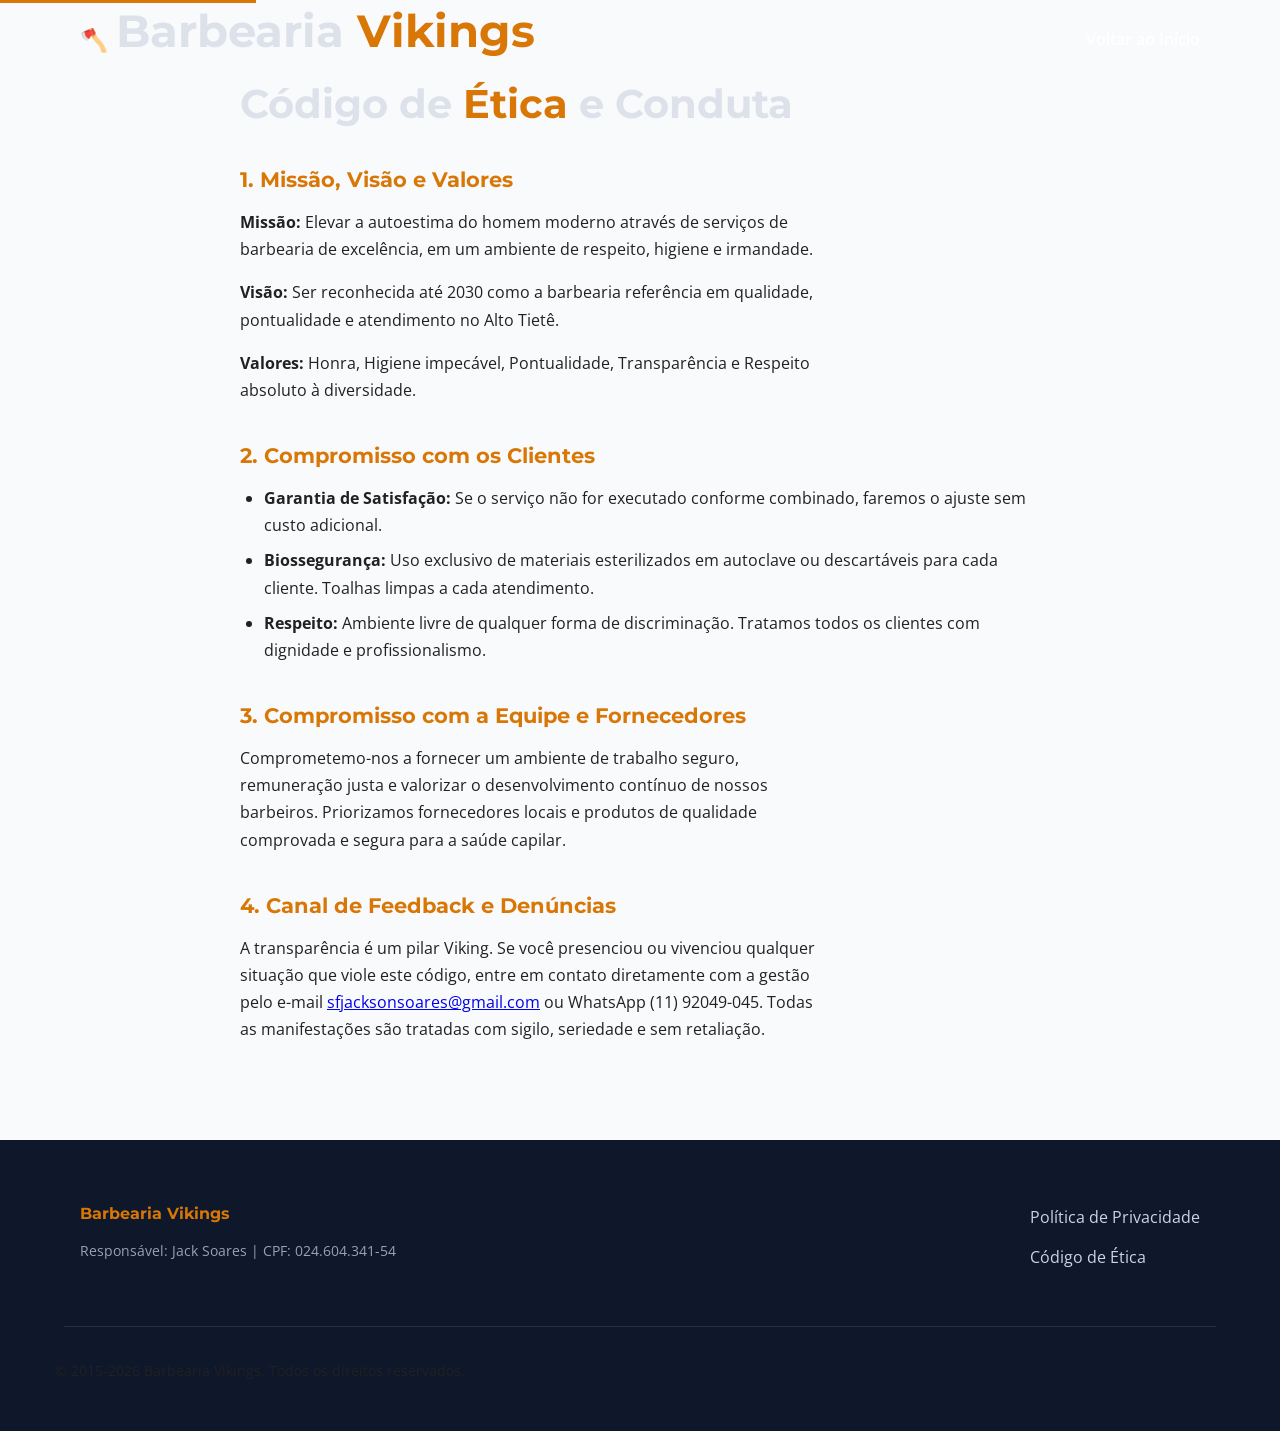
<file: codigo-etica.html>
<!DOCTYPE html>
<html lang="pt-BR" data-theme="light">
<head>
    <meta charset="UTF-8">
    <meta name="viewport" content="width=device-width, initial-scale=1.0">
    <title>Código de Ética | Barbearia Vikings Suzano</title>
    <link rel="preconnect" href="https://fonts.googleapis.com">
    <link rel="preconnect" href="https://fonts.gstatic.com" crossorigin>
    <link href="https://fonts.googleapis.com/css2?family=Montserrat:wght@600;700;800&family=Open+Sans:wght@400;600&display=swap" rel="stylesheet">
    <link rel="stylesheet" href="style.css">
</head>
<body>
    <a href="#main-content" class="skip-link">Pular para o conteúdo principal</a>

    <header id="main-header">
        <div class="container header-content">
            <a href="index.html" class="logo" aria-label="Voltar ao início">
                <span class="logo-icon" aria-hidden="true">🪓</span>
                <h1>Barbearia <span class="text-gold">Vikings</span></h1>
            </a>
            <nav id="main-nav" aria-label="Navegação Principal">
                <ul>
                    <li><a href="index.html">Voltar ao Início</a></li>
                </ul>
            </nav>
        </div>
    </header>

    <main id="main-content" class="container section">
        <article class="legal-content">
            <h2 class="section-title">Código de <span class="text-gold">Ética</span> e Conduta</h2>
            
            <h3>1. Missão, Visão e Valores</h3>
            <p><strong>Missão:</strong> Elevar a autoestima do homem moderno através de serviços de barbearia de excelência, em um ambiente de respeito, higiene e irmandade.</p>
            <p><strong>Visão:</strong> Ser reconhecida até 2030 como a barbearia referência em qualidade, pontualidade e atendimento no Alto Tietê.</p>
            <p><strong>Valores:</strong> Honra, Higiene impecável, Pontualidade, Transparência e Respeito absoluto à diversidade.</p>

            <h3>2. Compromisso com os Clientes</h3>
            <ul>
                <li><strong>Garantia de Satisfação:</strong> Se o serviço não for executado conforme combinado, faremos o ajuste sem custo adicional.</li>
                <li><strong>Biossegurança:</strong> Uso exclusivo de materiais esterilizados em autoclave ou descartáveis para cada cliente. Toalhas limpas a cada atendimento.</li>
                <li><strong>Respeito:</strong> Ambiente livre de qualquer forma de discriminação. Tratamos todos os clientes com dignidade e profissionalismo.</li>
            </ul>

            <h3>3. Compromisso com a Equipe e Fornecedores</h3>
            <p>Comprometemo-nos a fornecer um ambiente de trabalho seguro, remuneração justa e valorizar o desenvolvimento contínuo de nossos barbeiros. Priorizamos fornecedores locais e produtos de qualidade comprovada e segura para a saúde capilar.</p>

            <h3>4. Canal de Feedback e Denúncias</h3>
            <p>A transparência é um pilar Viking. Se você presenciou ou vivenciou qualquer situação que viole este código, entre em contato diretamente com a gestão pelo e-mail <a href="mailto:sfjacksonsoares@gmail.com">sfjacksonsoares@gmail.com</a> ou WhatsApp (11) 92049-045. Todas as manifestações são tratadas com sigilo, seriedade e sem retaliação.</p>
        </article>
    </main>

    <footer class="footer">
        <div class="container footer-content">
            <div class="footer-brand">
                <h4>Barbearia Vikings</h4>
                <p class="footer-cnpj">Responsável: Jack Soares | CPF: 024.604.341-54</p>
            </div>
            <div class="footer-links">
                <a href="politica-privacidade.html">Política de Privacidade</a>
                <a href="codigo-etica.html">Código de Ética</a>
            </div>
        </div>
        <div class="footer-bottom">
            <p>&copy; 2015-2026 Barbearia Vikings. Todos os direitos reservados.</p>
        </div>
    </footer>
    <script src="script.js"></script>
</body>
</html>
</file>
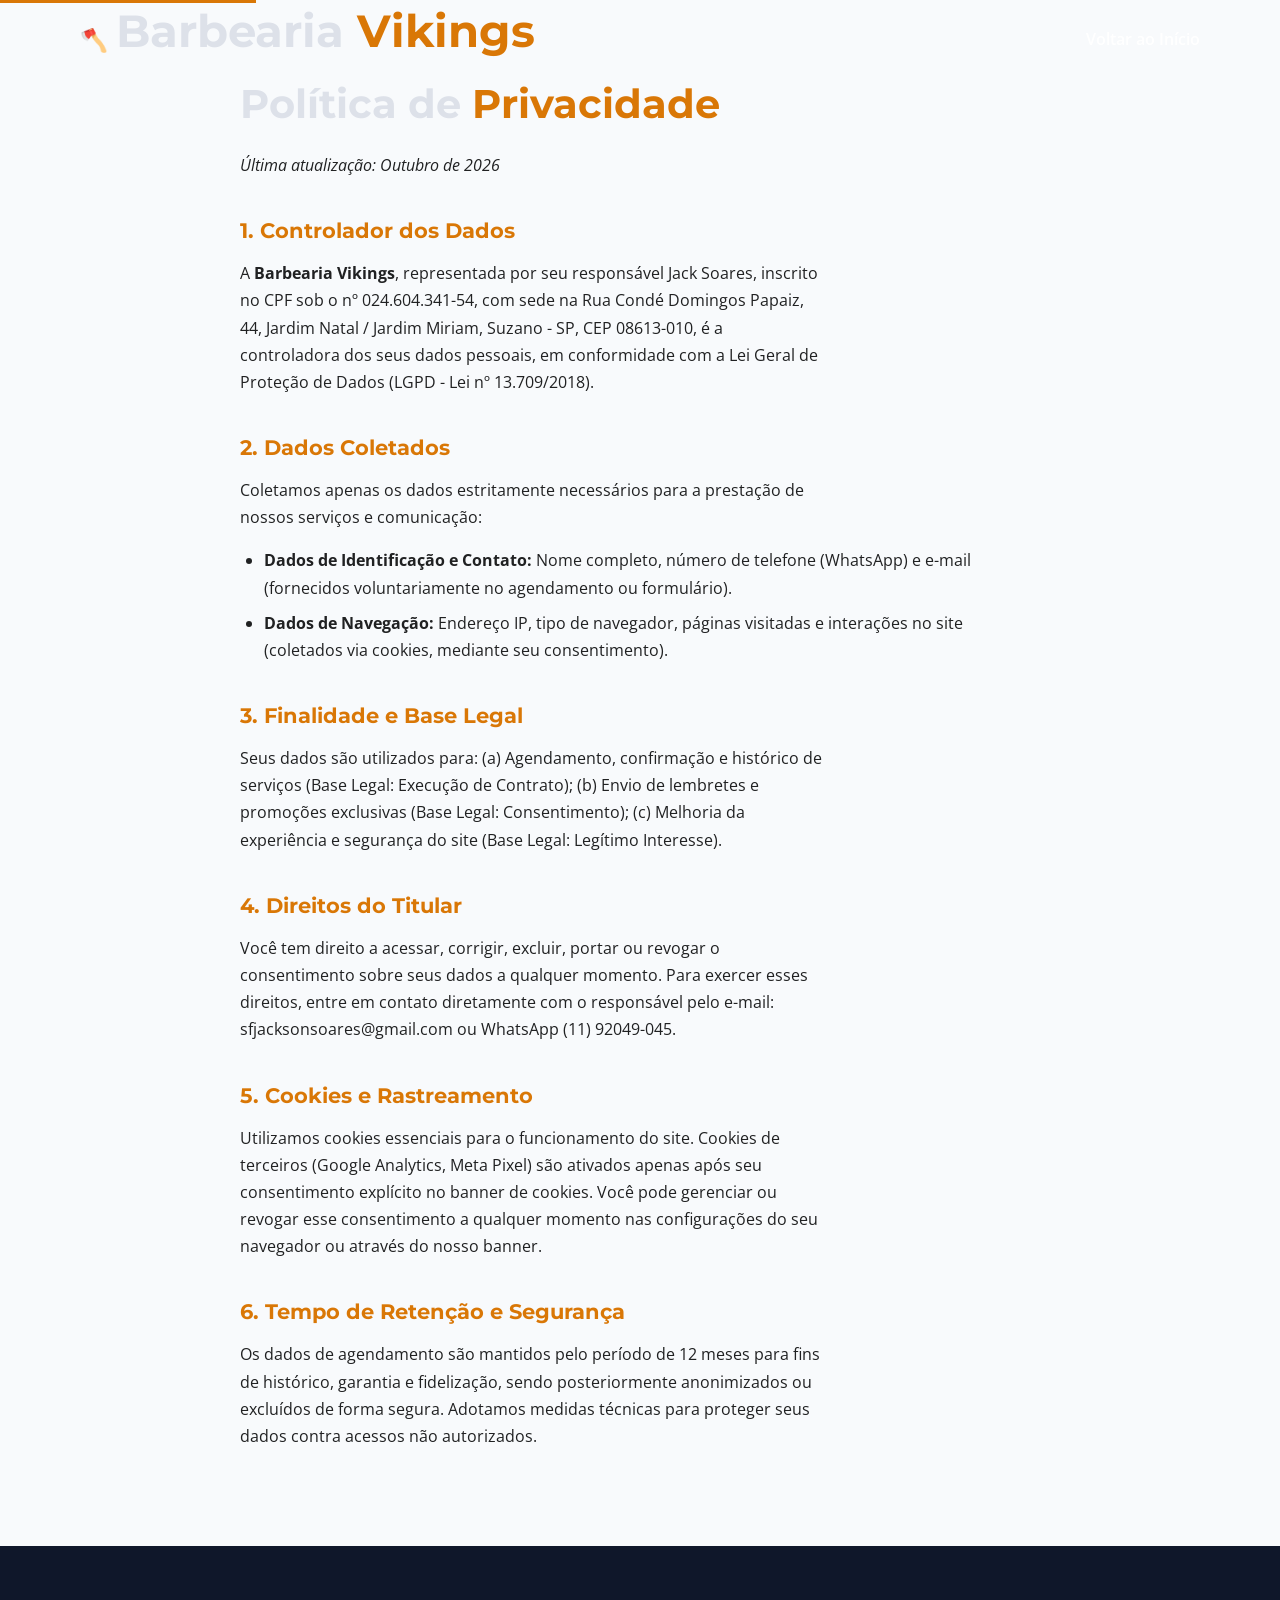
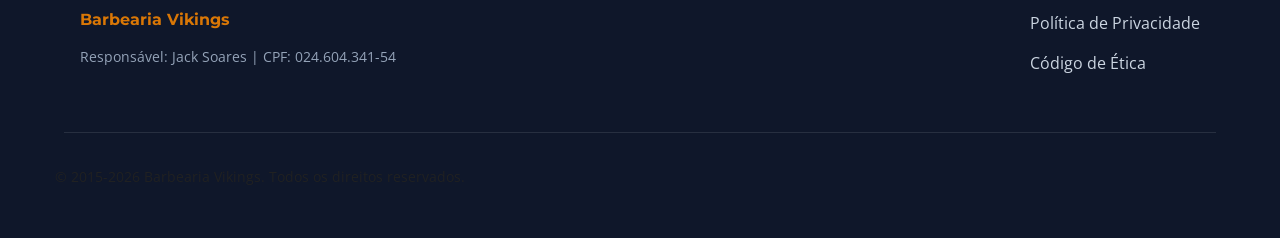
<file: politica-privacidade.html>
<!DOCTYPE html>
<html lang="pt-BR" data-theme="light">
<head>
    <meta charset="UTF-8">
    <meta name="viewport" content="width=device-width, initial-scale=1.0">
    <title>Política de Privacidade | Barbearia Vikings Suzano</title>
    <link rel="preconnect" href="https://fonts.googleapis.com">
    <link rel="preconnect" href="https://fonts.gstatic.com" crossorigin>
    <link href="https://fonts.googleapis.com/css2?family=Montserrat:wght@600;700;800&family=Open+Sans:wght@400;600&display=swap" rel="stylesheet">
    <link rel="stylesheet" href="style.css">
</head>
<body>
    <a href="#main-content" class="skip-link">Pular para o conteúdo principal</a>
    
    <header id="main-header">
        <div class="container header-content">
            <a href="index.html" class="logo" aria-label="Voltar ao início">
                <span class="logo-icon" aria-hidden="true">🪓</span>
                <h1>Barbearia <span class="text-gold">Vikings</span></h1>
            </a>
            <nav id="main-nav" aria-label="Navegação Principal">
                <ul>
                    <li><a href="index.html">Voltar ao Início</a></li>
                </ul>
            </nav>
        </div>
    </header>

    <main id="main-content" class="container section">
        <article class="legal-content">
            <h2 class="section-title">Política de <span class="text-gold">Privacidade</span></h2>
            <p class="legal-text">Última atualização: Outubro de 2026</p>
            
            <h3>1. Controlador dos Dados</h3>
            <p>A <strong>Barbearia Vikings</strong>, representada por seu responsável Jack Soares, inscrito no CPF sob o nº 024.604.341-54, com sede na Rua Condé Domingos Papaiz, 44, Jardim Natal / Jardim Miriam, Suzano - SP, CEP 08613-010, é a controladora dos seus dados pessoais, em conformidade com a Lei Geral de Proteção de Dados (LGPD - Lei nº 13.709/2018).</p>

            <h3>2. Dados Coletados</h3>
            <p>Coletamos apenas os dados estritamente necessários para a prestação de nossos serviços e comunicação:</p>
            <ul>
                <li><strong>Dados de Identificação e Contato:</strong> Nome completo, número de telefone (WhatsApp) e e-mail (fornecidos voluntariamente no agendamento ou formulário).</li>
                <li><strong>Dados de Navegação:</strong> Endereço IP, tipo de navegador, páginas visitadas e interações no site (coletados via cookies, mediante seu consentimento).</li>
            </ul>

            <h3>3. Finalidade e Base Legal</h3>
            <p>Seus dados são utilizados para: (a) Agendamento, confirmação e histórico de serviços (Base Legal: Execução de Contrato); (b) Envio de lembretes e promoções exclusivas (Base Legal: Consentimento); (c) Melhoria da experiência e segurança do site (Base Legal: Legítimo Interesse).</p>

            <h3>4. Direitos do Titular</h3>
            <p>Você tem direito a acessar, corrigir, excluir, portar ou revogar o consentimento sobre seus dados a qualquer momento. Para exercer esses direitos, entre em contato diretamente com o responsável pelo e-mail: sfjacksonsoares@gmail.com ou WhatsApp (11) 92049-045.</p>

            <h3>5. Cookies e Rastreamento</h3>
            <p>Utilizamos cookies essenciais para o funcionamento do site. Cookies de terceiros (Google Analytics, Meta Pixel) são ativados apenas após seu consentimento explícito no banner de cookies. Você pode gerenciar ou revogar esse consentimento a qualquer momento nas configurações do seu navegador ou através do nosso banner.</p>

            <h3>6. Tempo de Retenção e Segurança</h3>
            <p>Os dados de agendamento são mantidos pelo período de 12 meses para fins de histórico, garantia e fidelização, sendo posteriormente anonimizados ou excluídos de forma segura. Adotamos medidas técnicas para proteger seus dados contra acessos não autorizados.</p>
        </article>
    </main>

    <footer class="footer">
        <div class="container footer-content">
            <div class="footer-brand">
                <h4>Barbearia Vikings</h4>
                <p class="footer-cnpj">Responsável: Jack Soares | CPF: 024.604.341-54</p>
            </div>
            <div class="footer-links">
                <a href="politica-privacidade.html">Política de Privacidade</a>
                <a href="codigo-etica.html">Código de Ética</a>
            </div>
        </div>
        <div class="footer-bottom">
            <p>&copy; 2015-2026 Barbearia Vikings. Todos os direitos reservados.</p>
        </div>
    </footer>
    <script src="script.js"></script>
</body>
</html>
</file>
<file: style.css>
/* =======================================================================
   VARIÁVEIS E RESET
   ======================================================================= */
:root {
    --color-bg: #F8FAFC;
    --color-bg-alt: #F1F5F9;
    --color-text: #dde1e9;
    --color-text-light: #202122;
    --color-primary: #0F172A; /* Azul Meia-Noite */
    --color-gold: #D97706;    /* Ouro Envelhecido */
    --color-gold-hover: #B45309;
    --color-white: #FFFFFF;
    --font-heading: 'Montserrat', sans-serif;
    --font-body: 'Open Sans', sans-serif;
    --shadow: 0 4px 6px -1px rgba(0, 0, 0, 0.1), 0 2px 4px -2px rgba(0, 0, 0, 0.1);
    --shadow-lg: 0 10px 15px -3px rgba(0, 0, 0, 0.1), 0 4px 6px -4px rgba(0, 0, 0, 0.1);
    --radius: 8px;
    --transition: all 0.3s cubic-bezier(0.4, 0, 0.2, 1);
}

[data-theme="dark"] {
    --color-bg: #0F172A;
    --color-bg-alt: #1E293B;
    --color-text: #F8FAFC;
    --color-text-light: #252b33;
    --color-primary: #020617;
    --color-white: #1E293B;
    --shadow: 0 4px 6px -1px rgba(0, 0, 0, 0.5);
}

*, *::before, *::after {
    margin: 0;
    padding: 0;
    box-sizing: border-box;
}

html {
    scroll-behavior: smooth;
    scroll-padding-top: 100px;
}

body {
    font-family: var(--font-body);
    background-color: var(--color-bg);
    color: var(--color-text);
    line-height: 1.7;
    transition: background-color 0.3s ease, color 0.3s ease;
    overflow-x: hidden;
}

/* Acessibilidade: Skip Link */
.skip-link {
    position: absolute;
    top: -40px;
    left: 0;
    background: var(--color-gold);
    color: var(--color-primary);
    padding: 8px;
    z-index: 10000;
    transition: top 0.3s;
}
.skip-link:focus { top: 0; }

/* Acessibilidade: Focus Visible */
:focus-visible {
    outline: 3px solid var(--color-gold);
    outline-offset: 2px;
}

/* =======================================================================
   TIPOGRAFIA E UTILITÁRIOS
   ======================================================================= */
h1, h2, h3, h4 {
    font-family: var(--font-heading);
    line-height: 1.2;
    margin-bottom: 1rem;
    color: var(--color-text);
}

p {
    max-width: 65ch;
    margin-bottom: 1rem;
    color: var(--color-text-light);
}

.text-gold { color: var(--color-gold); }
.text-center { text-align: center; }
.bg-alt { background-color: var(--color-bg-alt); }

.container {
    width: 90%;
    max-width: 1200px;
    margin: 0 auto;
    padding: 0 1rem;
}

.section { padding: 5rem 0; }
.section-title { font-size: clamp(1.8rem, 4vw, 2.5rem); margin-bottom: 1.5rem; }
.section-subtitle { font-size: 1.1rem; margin-bottom: 3rem; }

/* =======================================================================
   BOTÕES
   ======================================================================= */
.btn {
    display: inline-flex;
    align-items: center;
    justify-content: center;
    padding: 0.8rem 1.5rem;
    border-radius: var(--radius);
    font-family: var(--font-heading);
    font-weight: 700;
    text-decoration: none;
    transition: var(--transition);
    border: 2px solid transparent;
    cursor: pointer;
    font-size: 1rem;
    gap: 0.5rem;
}

.btn-primary {
    background-color: var(--color-gold);
    color: var(--color-white);
}
[data-theme="light"] .btn-primary { color: var(--color-primary); }

.btn-primary:hover {
    background-color: var(--color-gold-hover);
    transform: translateY(-2px);
    box-shadow: var(--shadow-lg);
}

.btn-outline {
    background-color: transparent;
    border-color: var(--color-gold);
    color: var(--color-gold);
}

.btn-outline:hover {
    background-color: var(--color-gold);
    color: var(--color-white);
}
[data-theme="light"] .btn-outline:hover { color: var(--color-primary); }

.btn-lg { padding: 1rem 2rem; font-size: 1.1rem; }
.btn-block { width: 100%; }
.btn-sm { padding: 0.5rem 1rem; font-size: 0.9rem; }

/* =======================================================================
   HEADER & NAVEGAÇÃO
   ======================================================================= */
#main-header {
    position: fixed;
    top: 0;
    width: 100%;
    z-index: 1000;
    transition: var(--transition);
    background-color: transparent;
}

#main-header.scrolled {
    background-color: rgba(15, 23, 42, 0.95);
    backdrop-filter: blur(12px);
    -webkit-backdrop-filter: blur(12px);
    box-shadow: var(--shadow);
}

[data-theme="dark"] #main-header.scrolled {
    background-color: rgba(2, 6, 23, 0.95);
}

.header-content {
    display: flex;
    justify-content: space-between;
    align-items: center;
    height: 80px;
}

.logo {
    display: flex;
    align-items: center;
    gap: 0.5rem;
    color: var(--color-white);
    font-size: 1.4rem;
    text-decoration: none;
}

#main-nav ul {
    display: flex;
    list-style: none;
    gap: 2rem;
}

#main-nav a {
    color: var(--color-white);
    text-decoration: none;
    font-weight: 600;
    transition: var(--transition);
    position: relative;
}

#main-nav a::after {
    content: '';
    position: absolute;
    bottom: -4px;
    left: 0;
    width: 0;
    height: 2px;
    background-color: var(--color-gold);
    transition: var(--transition);
}

#main-nav a:hover::after { width: 100%; }

.header-actions {
    display: flex;
    align-items: center;
    gap: 1rem;
}

#theme-toggle {
    background: none;
    border: none;
    font-size: 1.4rem;
    cursor: pointer;
    color: var(--color-white);
    padding: 0.5rem;
    border-radius: 50%;
    transition: var(--transition);
}
#theme-toggle:hover { background-color: rgba(255,255,255,0.1); }

#mobile-menu-btn {
    display: none;
    background: none;
    border: none;
    font-size: 1.8rem;
    color: var(--color-white);
    cursor: pointer;
}

/* =======================================================================
   HERO SECTION (Otimizado para LCP e CLS)
   ======================================================================= */
.hero-section {
    position: relative;
    min-height: 95vh;
    display: flex;
    align-items: center;
    color: var(--color-white);
    text-align: center;
    overflow: hidden;
}

.hero-image {
    position: absolute;
    top: 0;
    left: 0;
    width: 100%;
    height: 100%;
    object-fit: cover;
    z-index: -2;
}

.hero-overlay {
    position: absolute;
    top: 0;
    left: 0;
    width: 100%;
    height: 100%;
    background: linear-gradient(to bottom, rgba(15, 23, 42, 0.7), rgba(15, 23, 42, 0.95));
    z-index: -1;
}

.hero-content {
    position: relative;
    z-index: 2;
    animation: fadeInUp 0.8s ease-out;
}

.hero-badge {
    display: inline-block;
    background-color: rgba(217, 119, 6, 0.15);
    color: var(--color-gold);
    padding: 0.5rem 1rem;
    border-radius: 50px;
    font-weight: 700;
    margin-bottom: 1.5rem;
    border: 1px solid rgba(217, 119, 6, 0.3);
    font-size: 0.9rem;
}

.hero-title {
    font-size: clamp(2.2rem, 5vw, 3.5rem);
    margin-bottom: 1.5rem;
    color: var(--color-white);
}

.hero-subtitle {
    font-size: clamp(1rem, 2vw, 1.25rem);
    color: #CBD5E1;
    margin: 0 auto 2.5rem;
    max-width: 600px;
}

.hero-ctas {
    display: flex;
    gap: 1rem;
    justify-content: center;
    flex-wrap: wrap;
}

/* =======================================================================
   FAIXA DE AUTORIDADE
   ======================================================================= */
.authority-bar {
    background-color: var(--color-gold);
    color: var(--color-primary);
    padding: 1.5rem 0;
    font-weight: 700;
    font-family: var(--font-heading);
    font-size: 0.95rem;
}

.authority-grid {
    display: grid;
    grid-template-columns: repeat(auto-fit, minmax(200px, 1fr));
    gap: 1rem;
    text-align: center;
}

/* =======================================================================
   SEÇÕES ESPECÍFICAS
   ======================================================================= */
.about-grid {
    display: grid;
    grid-template-columns: 1fr 1fr;
    gap: 4rem;
    align-items: center;
}

.about-image img {
    width: 100%;
    height: auto;
    border-radius: var(--radius);
    box-shadow: var(--shadow-lg);
}

.about-list {
    list-style: none;
    margin-top: 1.5rem;
}

.about-list li {
    margin-bottom: 0.8rem;
    font-weight: 600;
    display: flex;
    align-items: center;
    gap: 0.5rem;
}

.services-grid {
    display: grid;
    grid-template-columns: repeat(auto-fit, minmax(280px, 1fr));
    gap: 2rem;
}

.service-card {
    background-color: var(--color-white);
    padding: 2rem;
    border-radius: var(--radius);
    box-shadow: var(--shadow);
    transition: var(--transition);
    position: relative;
    border-top: 4px solid transparent;
    display: flex;
    flex-direction: column;
}

.service-card:hover {
    transform: translateY(-5px);
    border-top-color: var(--color-gold);
    box-shadow: var(--shadow-lg);
}

.service-card.featured {
    border-top-color: var(--color-gold);
    background: linear-gradient(to bottom right, var(--color-white), rgba(217, 119, 6, 0.05));
}
[data-theme="dark"] .service-card.featured {
    background: linear-gradient(to bottom right, var(--color-white), rgba(217, 119, 6, 0.1));
}

.service-card .badge {
    position: absolute;
    top: -12px;
    right: 20px;
    background-color: var(--color-gold);
    color: var(--color-white);
    padding: 0.3rem 0.8rem;
    border-radius: 50px;
    font-size: 0.8rem;
    font-weight: 700;
}
[data-theme="light"] .service-card .badge { color: var(--color-primary); }

.service-desc { flex-grow: 1; }

.service-price {
    display: block;
    font-size: 1.5rem;
    font-weight: 800;
    color: var(--color-gold);
    margin-top: 1.5rem;
    font-family: var(--font-heading);
}

.gallery-grid {
    display: grid;
    grid-template-columns: repeat(auto-fit, minmax(250px, 1fr));
    gap: 1rem;
}

.gallery-grid img {
    width: 100%;
    height: 250px;
    object-fit: cover;
    border-radius: var(--radius);
    transition: var(--transition);
    cursor: pointer;
}

.gallery-grid img:hover {
    transform: scale(1.03);
    box-shadow: var(--shadow-lg);
}

.testimonials-grid {
    display: grid;
    grid-template-columns: repeat(auto-fit, minmax(300px, 1fr));
    gap: 2rem;
}

.testimonial-card {
    background-color: var(--color-white);
    padding: 2rem;
    border-radius: var(--radius);
    box-shadow: var(--shadow);
    font-style: italic;
    border-left: 4px solid var(--color-gold);
}

.testimonial-author {
    margin-top: 1rem;
    font-weight: 700;
    font-style: normal;
    color: var(--color-gold);
}

/* =======================================================================
   FAQ ACCORDION
   ======================================================================= */
.faq-container { max-width: 800px; margin: 0 auto; }

.faq-item {
    border-bottom: 1px solid var(--color-text-light);
    margin-bottom: 0.5rem;
}

.faq-question {
    width: 100%;
    text-align: left;
    background: none;
    border: none;
    padding: 1.5rem 0;
    font-size: 1.1rem;
    font-weight: 600;
    font-family: var(--font-heading);
    color: var(--color-text);
    cursor: pointer;
    display: flex;
    justify-content: space-between;
    align-items: center;
    transition: var(--transition);
}

.faq-question:hover { color: var(--color-gold); }
.faq-answer {
    max-height: 0;
    overflow: hidden;
    transition: max-height 0.4s cubic-bezier(0, 1, 0, 1);
}

.faq-answer p { padding-bottom: 1.5rem; }
.faq-item.active .faq-answer { max-height: 300px; transition: max-height 0.4s ease-in-out; }
.faq-item.active .faq-icon { transform: rotate(45deg); color: var(--color-gold); }

/* =======================================================================
   CONTATO E FORMULÁRIO
   ======================================================================= */
.contact-grid {
    display: grid;
    grid-template-columns: 1fr 1fr;
    gap: 4rem;
}

.contact-list {
    list-style: none;
    margin: 2rem 0;
}

.contact-list li { 
    margin-bottom: 1rem; 
    display: flex;
    align-items: flex-start;
    gap: 0.5rem;
}
.contact-list a { color: var(--color-text); text-decoration: none; transition: var(--transition); }
.contact-list a:hover { color: var(--color-gold); }

.copy-btn {
    background: none;
    border: none;
    cursor: pointer;
    font-size: 1rem;
    opacity: 0.7;
    transition: var(--transition);
}
.copy-btn:hover { opacity: 1; transform: scale(1.1); }

.form-group { margin-bottom: 1.5rem; }

.form-group label {
    display: block;
    margin-bottom: 0.5rem;
    font-weight: 600;
    font-size: 0.95rem;
}

.form-group input,
.form-group textarea {
    width: 100%;
    padding: 0.9rem;
    border: 1px solid #CBD5E1;
    border-radius: var(--radius);
    background-color: var(--color-white);
    color: var(--color-text);
    font-family: var(--font-body);
    font-size: 1rem;
    transition: var(--transition);
}

.form-group input:focus,
.form-group textarea:focus {
    outline: none;
    border-color: var(--color-gold);
    box-shadow: 0 0 0 3px rgba(217, 119, 6, 0.2);
}

/* =======================================================================
   FOOTER
   ======================================================================= */
.footer {
    background-color: var(--color-primary);
    color: var(--color-white);
    padding: 4rem 0 0;
}

.footer-content {
    display: flex;
    justify-content: space-between;
    flex-wrap: wrap;
    gap: 2rem;
    padding-bottom: 3rem;
    border-bottom: 1px solid rgba(255,255,255,0.1);
}

.footer-brand h4 { color: var(--color-gold); margin-bottom: 0.5rem; }
.footer-brand p { color: #94A3B8; max-width: 40ch; }
.footer-cnpj { font-size: 0.85rem; color: #64748B; margin-top: 1rem; }

.footer-links {
    display: flex;
    flex-direction: column;
    gap: 0.8rem;
}

.footer-links a {
    color: #CBD5E1;
    text-decoration: none;
    transition: var(--transition);
}

.footer-links a:hover { color: var(--color-gold); }

.footer-bottom {
    text-align: center;
    padding: 2rem 0;
    font-size: 0.9rem;
    color: #64748B;
}

/* =======================================================================
   🚨 BOTÃO FLUTUANTE WHATSAPP & STICKY MOBILE
   ======================================================================= */
.floating-whatsapp {
    position: fixed;
    bottom: 30px;
    right: 30px;
    width: 60px;
    height: 60px;
    background-color: #25D366;
    border-radius: 50%;
    display: flex;
    align-items: center;
    justify-content: center;
    box-shadow: 0 4px 12px rgba(37, 211, 102, 0.4);
    z-index: 9999;
    transition: var(--transition);
    animation: pulse 2s infinite;
    text-decoration: none;
}

.floating-whatsapp:hover {
    transform: scale(1.1);
    background-color: #128C7E;
}

.whatsapp-tooltip {
    position: absolute;
    right: 70px;
    background-color: var(--color-primary);
    color: white;
    padding: 0.5rem 1rem;
    border-radius: var(--radius);
    font-size: 0.9rem;
    white-space: nowrap;
    opacity: 0;
    transition: var(--transition);
    pointer-events: none;
    font-weight: 600;
}

.floating-whatsapp:hover .whatsapp-tooltip { opacity: 1; }

@keyframes pulse {
    0% { box-shadow: 0 0 0 0 rgba(37, 211, 102, 0.7); }
    70% { box-shadow: 0 0 0 15px rgba(37, 211, 102, 0); }
    100% { box-shadow: 0 0 0 0 rgba(37, 211, 102, 0); }
}

.mobile-sticky-bar {
    display: none;
    position: fixed;
    bottom: 0;
    left: 0;
    width: 100%;
    background-color: var(--color-white);
    box-shadow: 0 -4px 10px rgba(0,0,0,0.1);
    z-index: 9998;
    padding: 0.8rem;
    grid-template-columns: 1fr 1fr;
    gap: 1rem;
}

.sticky-btn {
    display: flex;
    align-items: center;
    justify-content: center;
    padding: 0.9rem;
    border-radius: var(--radius);
    text-decoration: none;
    font-weight: 700;
    font-family: var(--font-heading);
    font-size: 1rem;
}

.sticky-btn.call {
    background-color: var(--color-primary);
    color: white;
}

.sticky-btn.whatsapp {
    background-color: #25D366;
    color: white;
}

/* =======================================================================
   COOKIE BANNER & MODAL
   ======================================================================= */
.cookie-banner {
    position: fixed;
    bottom: 0;
    left: 0;
    width: 100%;
    background-color: var(--color-primary);
    color: white;
    padding: 1.5rem 0;
    z-index: 10000;
    display: none;
    box-shadow: 0 -4px 12px rgba(0,0,0,0.3);
}

.cookie-content {
    display: flex;
    justify-content: space-between;
    align-items: center;
    flex-wrap: wrap;
    gap: 1.5rem;
}

.cookie-content p { margin: 0; color: #CBD5E1; max-width: 600px; font-size: 0.95rem; }
.cookie-content a { color: var(--color-gold); text-decoration: underline; }
.cookie-actions { display: flex; gap: 0.5rem; flex-wrap: wrap; }

.modal {
    display: none;
    position: fixed;
    top: 0;
    left: 0;
    width: 100%;
    height: 100%;
    background-color: rgba(0,0,0,0.7);
    backdrop-filter: blur(4px);
    z-index: 10001;
    justify-content: center;
    align-items: center;
    padding: 1rem;
}

.modal-content {
    background-color: var(--color-bg);
    padding: 2.5rem;
    border-radius: var(--radius);
    max-width: 500px;
    width: 100%;
    text-align: center;
    position: relative;
    box-shadow: var(--shadow-lg);
    border: 1px solid var(--color-text-light);
}

.modal-close {
    position: absolute;
    top: 15px;
    right: 20px;
    font-size: 1.8rem;
    cursor: pointer;
    color: var(--color-text-light);
    background: none;
    border: none;
    transition: var(--transition);
}
.modal-close:hover { color: var(--color-text); }

.cookie-toggle {
    display: flex;
    align-items: center;
    gap: 1rem;
    margin: 1rem 0;
    text-align: left;
    padding: 1rem;
    background-color: var(--color-bg-alt);
    border-radius: var(--radius);
}

.cookie-toggle input { width: 20px; height: 20px; accent-color: var(--color-gold); cursor: pointer; }
.cookie-toggle label { cursor: pointer; font-weight: 600; margin: 0; max-width: none; }

.modal-actions {
    display: flex;
    flex-direction: column;
    gap: 1rem;
    margin-top: 1.5rem;
}

/* Páginas Legais */
.legal-content { max-width: 800px; margin: 0 auto; }
.legal-content h3 { margin-top: 2.5rem; color: var(--color-gold); font-size: 1.3rem; }
.legal-content ul { margin-left: 1.5rem; margin-bottom: 1.5rem; color: var(--color-text-light); }
.legal-content li { margin-bottom: 0.5rem; }
.legal-text { font-style: italic; color: var(--color-text-light); margin-bottom: 2rem; }

/* =======================================================================
   MEDIA QUERIES
   ======================================================================= */
@media (max-width: 768px) {
    #main-nav {
        position: fixed;
        top: 80px;
        right: -100%;
        width: 85%;
        height: calc(100vh - 80px);
        background-color: var(--color-primary);
        transition: var(--transition);
        padding: 2rem;
        box-shadow: -4px 0 12px rgba(0,0,0,0.2);
    }
    
    #main-nav.active { right: 0; }
    #main-nav ul { flex-direction: column; gap: 1.5rem; }
    #mobile-menu-btn { display: block; }
    .desktop-only { display: none; }
    
    .hero-title { font-size: 2.2rem; }
    .about-grid, .contact-grid { grid-template-columns: 1fr; gap: 2.5rem; }
    
    .mobile-sticky-bar { display: grid; }
    .floating-whatsapp { bottom: 85px; right: 20px; width: 55px; height: 55px; } /* Eleva para não sobrepor a sticky bar */
    
    .cookie-content { flex-direction: column; text-align: center; }
    .cookie-actions { width: 100%; justify-content: center; }
    .cookie-actions .btn { flex: 1; }
}

@keyframes fadeInUp {
    from { opacity: 0; transform: translateY(30px); }
    to { opacity: 1; transform: translateY(0); }
}
</file>
